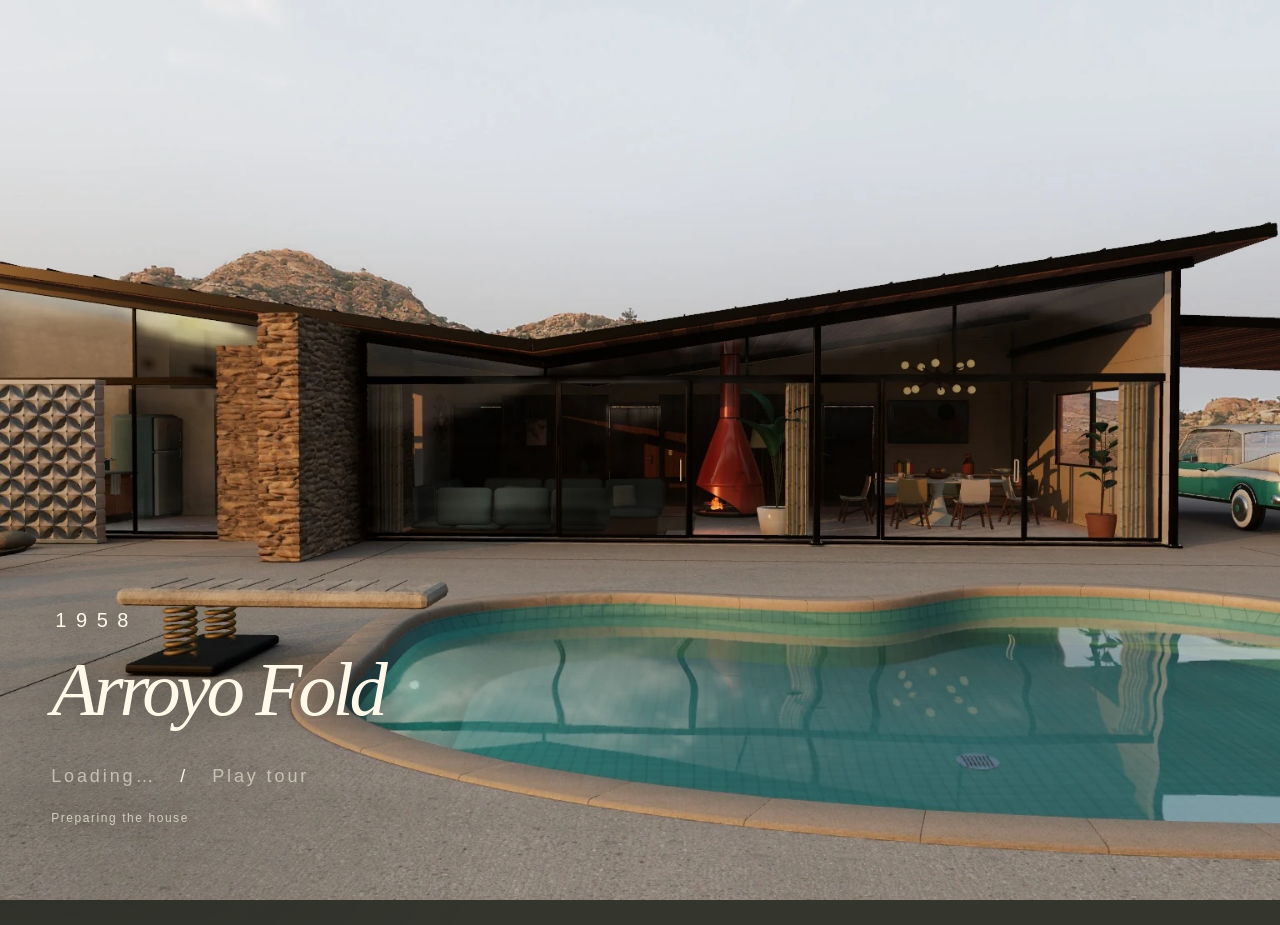
<file: index.html>
<!doctype html>
<html lang="en">
  <head>
    <meta charset="UTF-8" />
    <meta
      name="viewport"
      content="width=device-width,initial-scale=1,viewport-fit=cover"
    />
    <meta name="theme-color" content="#34352d" />
    <meta
      name="description"
      content="Explore Arroyo Fold, a 1958 desert home."
    />
    <title>Arroyo Fold</title>
    <link
      rel="icon"
      href="data:image/svg+xml,%3Csvg xmlns='http://www.w3.org/2000/svg' viewBox='0 0 64 64'%3E%3Crect width='64' height='64' rx='8' fill='%23343c31'/%3E%3Cpath d='M8 24 32 34 56 24M13 27v25h38V27' fill='none' stroke='%23e4d5b5' stroke-width='3'/%3E%3C/svg%3E"
    />
    <link rel="stylesheet" href="./style.css?v=bd4eb8ce3d87" />
    <link rel="stylesheet" href="./visitor-map.css?v=1c675cd7c9fc" />
    <link
      rel="preload"
      as="fetch"
      crossorigin="anonymous"
      href="./assets/house.glb?v=1c09e06c36da"
    />
  </head>
  <body>
    <canvas
      id="view"
      aria-label="Arroyo Fold interactive house"
      tabindex="0"
    ></canvas>
    <main id="start-screen" aria-labelledby="house-title">
      <p class="year">1958</p>
      <h1 id="house-title">Arroyo Fold</h1>
      <nav class="start-actions" aria-label="Explore the house">
        <button id="start-walk" disabled>Loading…</button
        ><span aria-hidden="true">/</span
        ><button id="start-tour" disabled>Play tour</button>
      </nav>
      <p id="load-status" role="status">Preparing the house</p>
    </main>
    <div id="hud" hidden>
      <div id="walk-hint">
        WASD to walk <span>·</span> Drag to look <span>·</span> E to interact
      </div>
      <div class="hud-actions">
        <button id="sound-toggle" aria-pressed="false">Sound on</button
        ><button id="pause-open">Pause <span class="key">Esc</span></button>
      </div>
      <div id="finder" aria-hidden="true" hidden>
        <div class="film-frame">
          <i></i><i></i><i></i><i></i><span class="focus-patch"></span
          ><output>01</output>
        </div>
      </div>
      <div id="camera-tools" aria-label="Camera controls" hidden>
        <button id="camera-toggle" type="button">Viewfinder</button>
        <button id="camera-shutter" type="button" title="Release shutter (E)">
          Take photo
        </button>
        <a id="camera-save" hidden download>Save postcard</a>
      </div>
      <button id="interaction" hidden></button>
      <div id="tour-caption" aria-live="polite"></div>
      <div id="reticle" aria-hidden="true"></div>
    </div>
    <div id="touch-controls" hidden aria-label="Walk controls">
      <button data-move="forward" aria-label="Walk forward">↑</button
      ><button data-move="left" aria-label="Walk left">←</button
      ><button data-move="backward" aria-label="Walk backward">↓</button
      ><button data-move="right" aria-label="Walk right">→</button>
    </div>
    <div id="scene-fade" aria-hidden="true"></div>
    <dialog id="pause-menu" aria-labelledby="pause-title">
      <form method="dialog">
        <div class="dialog-heading">
          <h2 id="pause-title">Arroyo Fold</h2>
          <button id="pause-close" aria-label="Resume exploring">×</button>
        </div>
        <div class="pause-actions">
          <button id="resume" autofocus>Resume walk</button
          ><button id="tour-toggle" type="button">Play tour</button
          ><button id="pause-map" type="button">Map &amp; checklist</button>
          <button id="return-start" type="button">Return to the view</button>
        </div>
        <label class="time-label" for="time-slider"
          >Time of day
          <output id="time-label" for="time-slider">Golden hour</output></label
        >
        <input
          id="time-slider"
          type="range"
          min="0"
          max="1"
          step="0.001"
          value="0.4"
        />
        <div class="time-markers" aria-hidden="true">
          <span>Afternoon</span><span>Night</span>
        </div>
        <label class="radar-setting"
          ><input type="checkbox" id="minimap-enable" checked /> Show minimap
          while walking</label
        >
        <div class="help">
          <p>
            <kbd>W A S D</kbd> or arrow keys to walk · <kbd>Shift</kbd> to move
            faster
          </p>
          <p>
            At the wheel, <kbd>I</kbd> starts or parks the car. Use
            <kbd>W S</kbd> to drive or reverse, <kbd>A D</kbd> to steer,
            <kbd>Space</kbd> to brake and <kbd>X</kbd> to get out once parked.
          </p>
          <p>
            In the pool, swim where you look. <kbd>C</kbd> dives and
            <kbd>Space</kbd> lifts you. On touch, use the arrows and tap the
            action prompt.
          </p>
          <p>
            Take food from an open shelf. Look away and press <kbd>E</kbd> or
            tap to eat. Aim at its shelf to put it back.
          </p>
          <p>Drag to look, or click the view to lock the mouse</p>
          <p>
            <kbd>E</kbd> / click or tap to use an object · <kbd>M</kbd> sound ·
            <kbd>T</kbd> tour
          </p>
          <p>
            With the 35 mm camera, <kbd>F</kbd> raises or lowers it and
            <kbd>E</kbd> takes a photo.
          </p>
          <p>
            <kbd>G</kbd> map &amp; checklist · <kbd>H</kbd> hide controls ·
            <kbd>Esc</kbd> pause
          </p>
        </div>
        <button id="pause-sound" type="button" aria-pressed="false">
          Mute sound
        </button>
      </form>
    </dialog>
    <div
      id="announcement"
      class="sr-only"
      role="status"
      aria-live="polite"
    ></div>
    <script type="module" src="./app.js?v=d5d0b40f16fa"></script>
  </body>
</html>
</file>
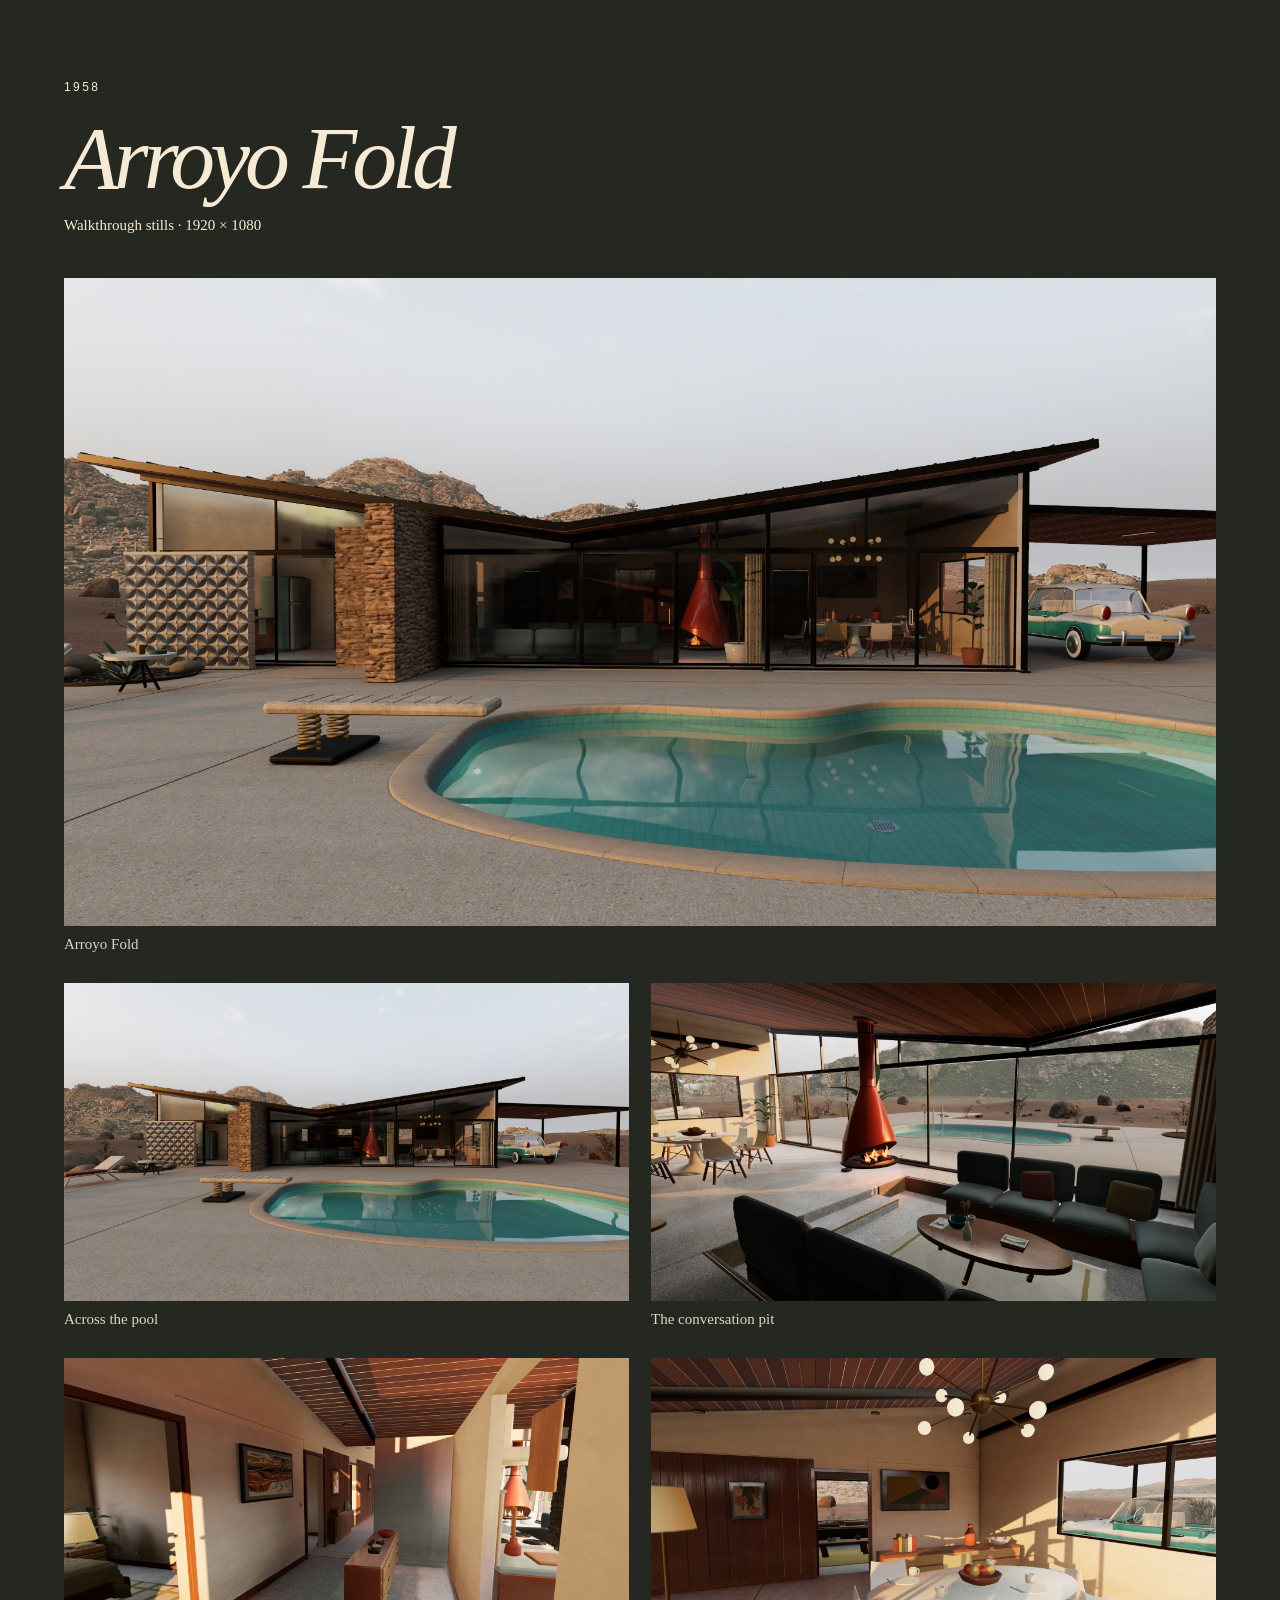
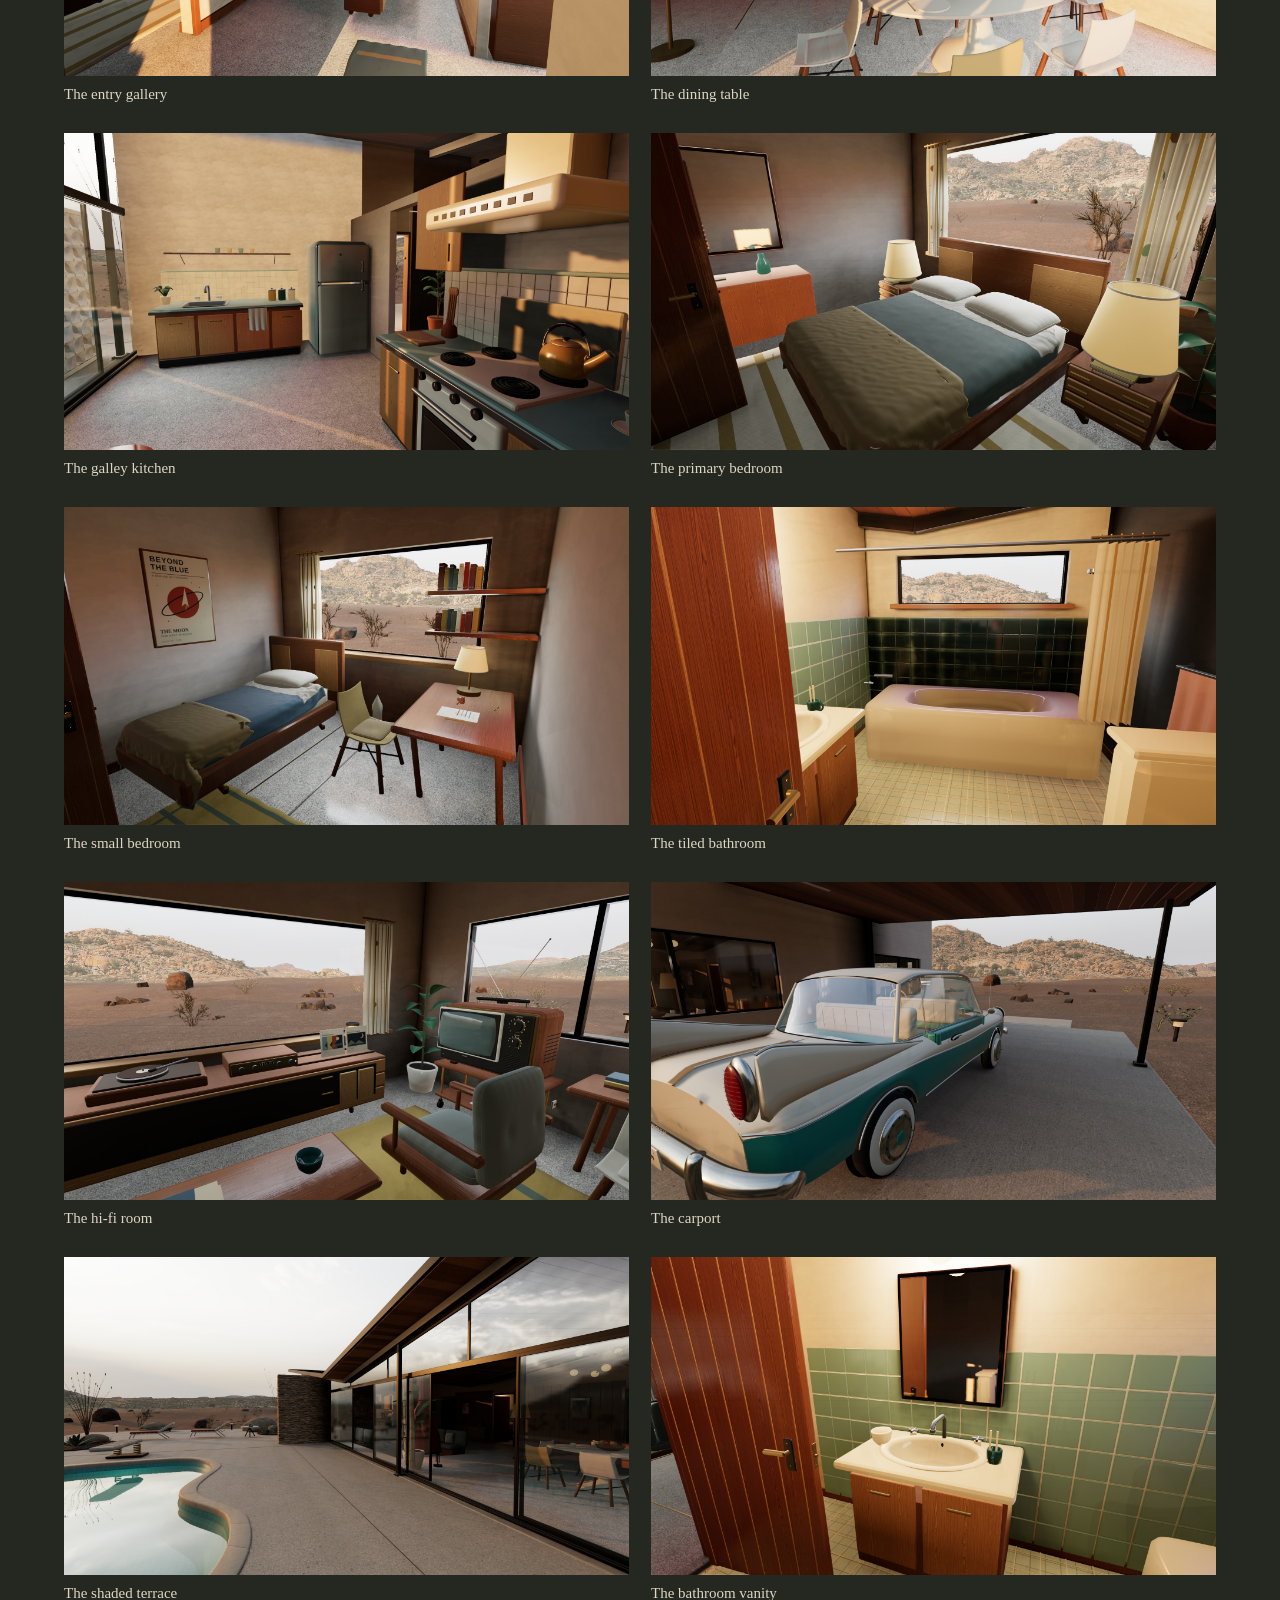
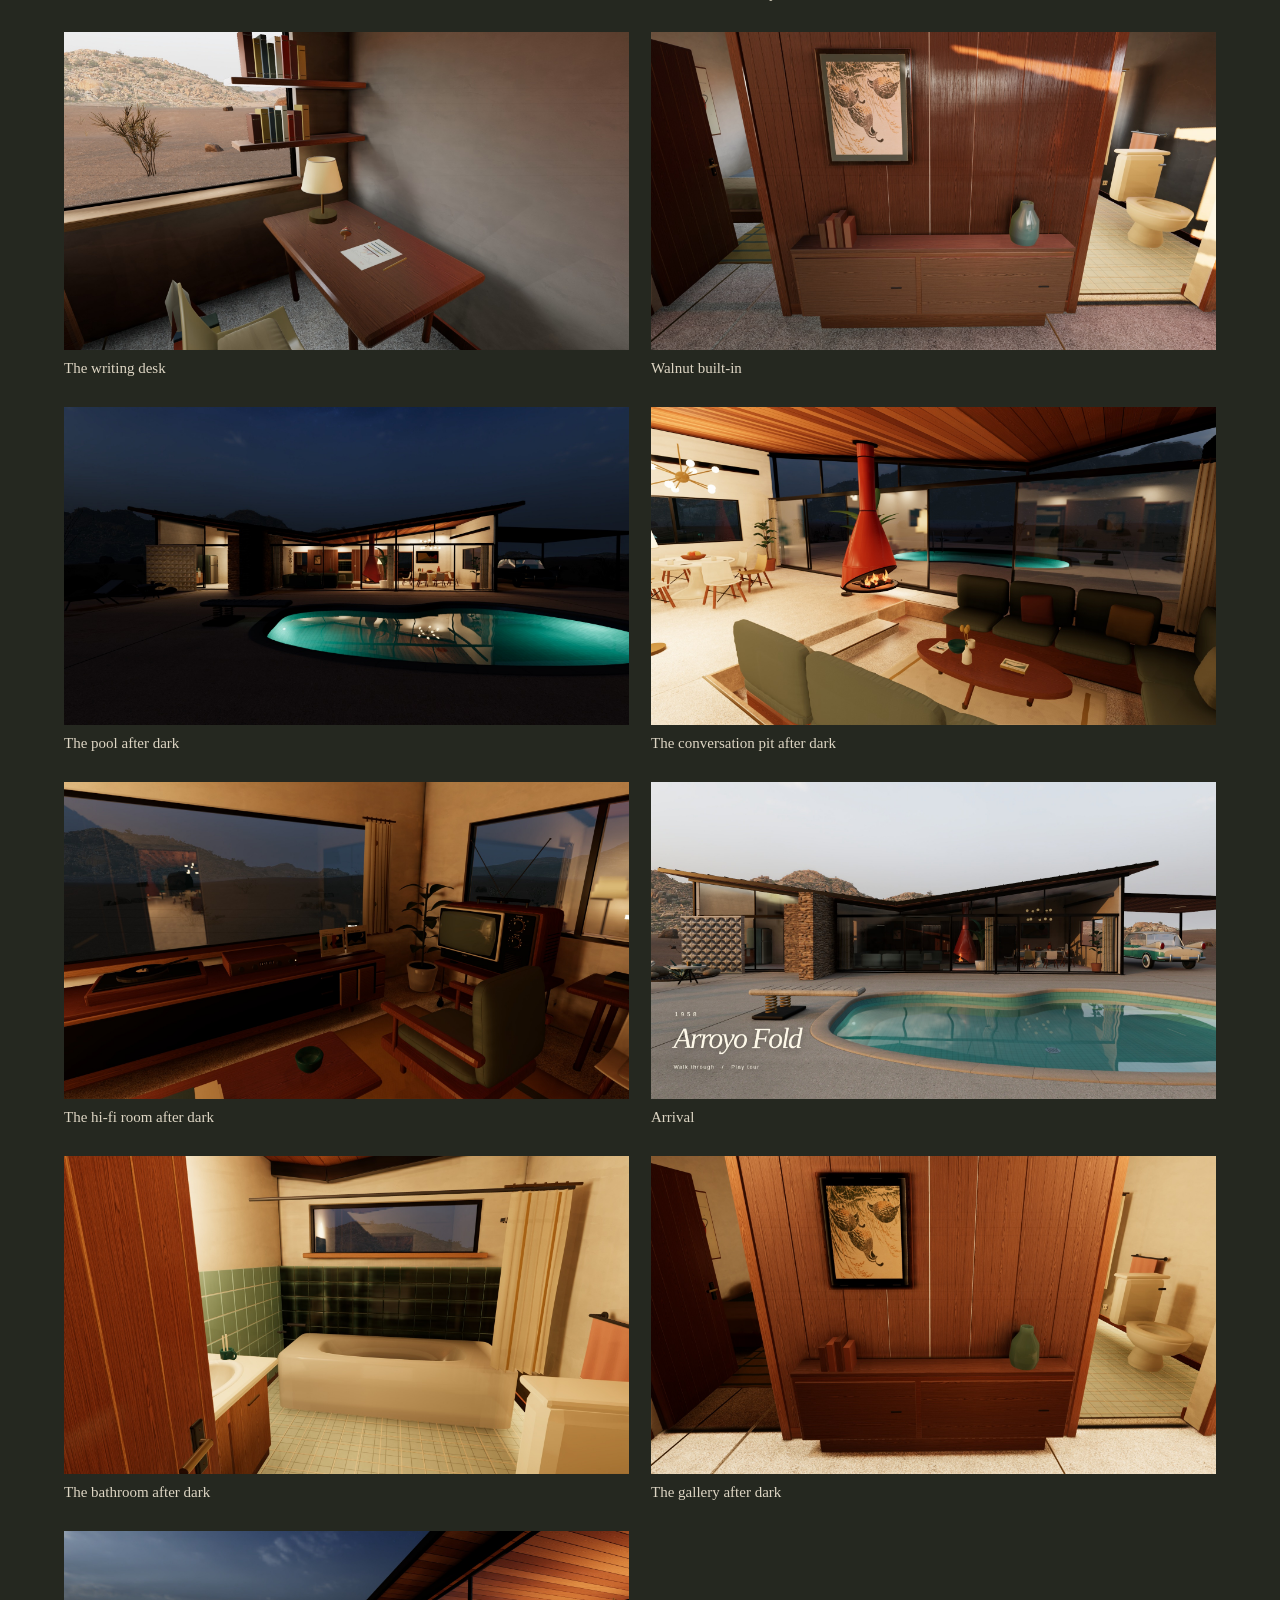
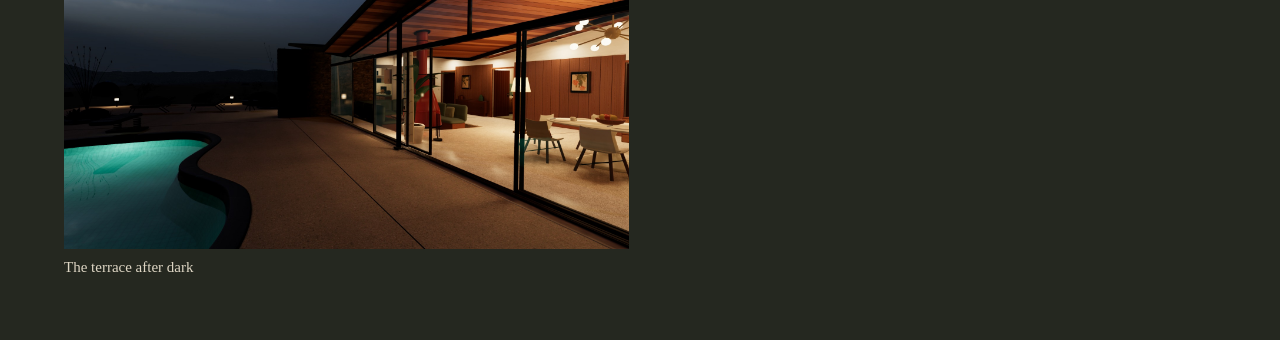
<file: gallery/index.html>
<!doctype html><html lang="en"><meta charset="utf-8"><meta name="viewport" content="width=device-width,initial-scale=1"><title>Arroyo Fold · Camera stills</title>
<style>*{box-sizing:border-box}body{max-width:1440px;margin:auto;padding:clamp(20px,5vw,88px);background:#252820;color:#f7ead4;font:15px Georgia,serif}header{margin:16px 0 44px}h1{font-style:italic;font-weight:400;font-size:clamp(48px,7vw,90px);letter-spacing:-.055em;margin:8px 0}header p{font:12px Arial,sans-serif;letter-spacing:.2em}main{display:grid;grid-template-columns:1fr 1fr;gap:30px 22px}figure{margin:0}figure:first-child{grid-column:1/-1}a{display:block}img{width:100%;height:auto;display:block}figcaption{margin:10px 0 0;color:#ded6c4}a:focus-visible{outline:3px solid #d7ba66}@media(max-width:700px){main{grid-template-columns:1fr}}</style><header><p>1958</p><h1>Arroyo Fold</h1><div>Walkthrough stills · 1920 × 1080</div></header><main><figure><a href="hero.jpg"><img src="hero.jpg" alt="Arroyo Fold" width="1920" height="1080" loading="lazy"></a><figcaption>Arroyo Fold</figcaption></figure><figure><a href="exterior.jpg"><img src="exterior.jpg" alt="Across the pool" width="1920" height="1080" loading="lazy"></a><figcaption>Across the pool</figcaption></figure><figure><a href="living.jpg"><img src="living.jpg" alt="The conversation pit" width="1920" height="1080" loading="lazy"></a><figcaption>The conversation pit</figcaption></figure><figure><a href="entry.jpg"><img src="entry.jpg" alt="The entry gallery" width="1920" height="1080" loading="lazy"></a><figcaption>The entry gallery</figcaption></figure><figure><a href="dining.jpg"><img src="dining.jpg" alt="The dining table" width="1920" height="1080" loading="lazy"></a><figcaption>The dining table</figcaption></figure><figure><a href="kitchen.jpg"><img src="kitchen.jpg" alt="The galley kitchen" width="1920" height="1080" loading="lazy"></a><figcaption>The galley kitchen</figcaption></figure><figure><a href="primary.jpg"><img src="primary.jpg" alt="The primary bedroom" width="1920" height="1080" loading="lazy"></a><figcaption>The primary bedroom</figcaption></figure><figure><a href="kid.jpg"><img src="kid.jpg" alt="The small bedroom" width="1920" height="1080" loading="lazy"></a><figcaption>The small bedroom</figcaption></figure><figure><a href="bath.jpg"><img src="bath.jpg" alt="The tiled bathroom" width="1920" height="1080" loading="lazy"></a><figcaption>The tiled bathroom</figcaption></figure><figure><a href="den.jpg"><img src="den.jpg" alt="The hi-fi room" width="1920" height="1080" loading="lazy"></a><figcaption>The hi-fi room</figcaption></figure><figure><a href="carport.jpg"><img src="carport.jpg" alt="The carport" width="1920" height="1080" loading="lazy"></a><figcaption>The carport</figcaption></figure><figure><a href="patio.jpg"><img src="patio.jpg" alt="The shaded terrace" width="1920" height="1080" loading="lazy"></a><figcaption>The shaded terrace</figcaption></figure><figure><a href="bath-vanity.jpg"><img src="bath-vanity.jpg" alt="The bathroom vanity" width="1920" height="1080" loading="lazy"></a><figcaption>The bathroom vanity</figcaption></figure><figure><a href="kid-desk.jpg"><img src="kid-desk.jpg" alt="The writing desk" width="1920" height="1080" loading="lazy"></a><figcaption>The writing desk</figcaption></figure><figure><a href="built-in.jpg"><img src="built-in.jpg" alt="Walnut built-in" width="1920" height="1080" loading="lazy"></a><figcaption>Walnut built-in</figcaption></figure><figure><a href="exterior-night.jpg"><img src="exterior-night.jpg" alt="The pool after dark" width="1920" height="1080" loading="lazy"></a><figcaption>The pool after dark</figcaption></figure><figure><a href="living-night.jpg"><img src="living-night.jpg" alt="The conversation pit after dark" width="1920" height="1080" loading="lazy"></a><figcaption>The conversation pit after dark</figcaption></figure><figure><a href="den-night.jpg"><img src="den-night.jpg" alt="The hi-fi room after dark" width="1920" height="1080" loading="lazy"></a><figcaption>The hi-fi room after dark</figcaption></figure><figure><a href="start.jpg"><img src="start.jpg" alt="Arrival" width="1920" height="1080" loading="lazy"></a><figcaption>Arrival</figcaption></figure><figure><a href="bath-night.jpg"><img src="bath-night.jpg" alt="The bathroom after dark" width="1920" height="1080" loading="lazy"></a><figcaption>The bathroom after dark</figcaption></figure><figure><a href="built-in-night.jpg"><img src="built-in-night.jpg" alt="The gallery after dark" width="1920" height="1080" loading="lazy"></a><figcaption>The gallery after dark</figcaption></figure><figure><a href="patio-night.jpg"><img src="patio-night.jpg" alt="The terrace after dark" width="1920" height="1080" loading="lazy"></a><figcaption>The terrace after dark</figcaption></figure></main></html>
</file>
<file: style.css>
:root {
  color-scheme: dark;
  --ink: #fff9e9;
  --dim: #d3cdbd;
  --surface: #282a24;
  --line: #fff4d72e;
  --accent: #e2c192;
  font-family: Arial, Helvetica, sans-serif;
  font-synthesis: none;
}
* {
  box-sizing: border-box;
}
html,
body {
  margin: 0;
  width: 100%;
  height: 100%;
  overflow: hidden;
  background: #34352d;
  color: var(--ink);
}
button,
input {
  font: inherit;
}
button {
  color: inherit;
  cursor: pointer;
}
button:disabled {
  cursor: wait;
  opacity: 0.55;
}
button:focus-visible,
input:focus-visible,
canvas:focus-visible {
  outline: 2px solid var(--accent);
  outline-offset: 6px;
}
button {
  touch-action: manipulation;
}
#view {
  display: block;
  width: 100%;
  height: 100%;
  outline: none;
  touch-action: none;
}
#start-screen {
  position: absolute;
  left: clamp(28px, 4vw, 84px);
  bottom: clamp(52px, 8.3vh, 110px);
  z-index: 3;
  text-shadow: 0 2px 24px #181d1d70;
}
#start-screen:before {
  content: "";
  position: absolute;
  z-index: -1;
  inset: -130px -120px -100px -90px;
  pointer-events: none;
  background: radial-gradient(ellipse at 20% 70%, #181d1929, transparent 70%);
}
.year {
  font-size: 20px;
  letter-spacing: 0.48em;
  margin: 0 0 20px 4px;
}
h1 {
  font-family: Georgia, "Times New Roman", serif;
  font-size: clamp(56px, 6vw, 100px);
  font-weight: 400;
  font-style: italic;
  letter-spacing: -0.055em;
  line-height: 1;
  margin: 0 0 30px;
}
.start-actions {
  display: flex;
  align-items: center;
  gap: 24px;
  font-size: 18px;
  letter-spacing: 0.16em;
}
.start-actions button {
  padding: 8px 0;
  background: none;
  border: 0;
  letter-spacing: inherit;
  text-shadow: inherit;
  white-space: nowrap;
}
.start-actions button:hover {
  text-decoration: underline;
  text-underline-offset: 8px;
}
#load-status {
  font-size: 12px;
  letter-spacing: 0.13em;
  color: var(--dim);
  margin: 16px 0 0;
}
#load-status:empty {
  display: none;
}
#hud {
  position: absolute;
  inset: 0;
  pointer-events: none;
  z-index: 4;
  transition: opacity 1s;
}
#hud.quiet #walk-hint {
  opacity: 0;
}
#walk-hint {
  position: absolute;
  left: 32px;
  bottom: 30px;
  color: var(--ink);
  font-size: 12px;
  letter-spacing: 0.07em;
  text-shadow: 0 1px 8px #000;
  transition: opacity 1s;
}
#walk-hint span {
  margin: 0 10px;
}
.hud-actions {
  position: absolute;
  top: 24px;
  right: 28px;
  display: flex;
  gap: 10px;
  pointer-events: auto;
}
.hud-actions button,
#interaction {
  border: 1px solid #fff4d74d;
  background: #222a248f;
  backdrop-filter: blur(10px);
  border-radius: 2px;
  padding: 10px 14px;
  font-size: 12px;
  letter-spacing: 0.08em;
}
.hud-actions button:hover,
#interaction:hover {
  background: #3c4639c9;
}
.key {
  opacity: 0.55;
  margin-left: 10px;
  font-size: 10px;
}
#reticle {
  position: absolute;
  top: 50%;
  left: 50%;
  width: 3px;
  height: 3px;
  border-radius: 50%;
  background: #fff8dcb3;
  box-shadow: 0 0 3px #0008;
}
#interaction {
  position: absolute;
  left: 50%;
  top: calc(50% + 28px);
  transform: translateX(-50%);
  pointer-events: auto;
  white-space: nowrap;
}
#tour-caption {
  position: absolute;
  bottom: 34px;
  left: 32px;
  text-shadow: 0 1px 10px #0009;
  font-family: Georgia, serif;
  font-size: 18px;
  font-style: italic;
  letter-spacing: 0.02em;
}
#scene-fade {
  position: absolute;
  inset: 0;
  pointer-events: none;
  z-index: 6;
  background: #171b17;
  opacity: 0;
}
body.film #hud,
body.film #touch-controls {
  visibility: hidden;
}
dialog {
  max-width: min(500px, calc(100vw - 32px));
  width: 500px;
  padding: 30px;
  background: #282a24f5;
  border: 1px solid var(--line);
  border-radius: 3px;
  color: var(--ink);
  box-shadow: 0 24px 100px #0006;
}
dialog::backdrop {
  background: #10150f50;
  backdrop-filter: blur(5px);
}
.dialog-heading {
  display: flex;
  align-items: center;
  justify-content: space-between;
  gap: 24px;
}
.dialog-heading h2 {
  font-family: Georgia, serif;
  font-size: 38px;
  font-style: italic;
  font-weight: 400;
  letter-spacing: -0.04em;
  margin: 0;
}
.dialog-heading button {
  font-size: 28px;
  background: none;
  border: 0;
  padding: 0 8px;
  color: var(--dim);
}
.pause-subtitle {
  font-size: 13px;
  color: var(--dim);
  margin: 8px 0 28px;
}
.pause-actions {
  display: flex;
  gap: 10px;
  flex-wrap: wrap;
  margin-bottom: 28px;
}
.pause-actions button,
#pause-sound {
  border: 1px solid var(--line);
  background: none;
  padding: 10px 12px;
  font-size: 12px;
}
.pause-actions button:hover,
#pause-sound:hover {
  background: #fff3ce12;
}
.time-label {
  display: flex;
  justify-content: space-between;
  font-size: 12px;
  letter-spacing: 0.05em;
  margin-bottom: 16px;
}
.time-label output {
  color: var(--accent);
}
#time-slider {
  width: 100%;
  accent-color: var(--accent);
  cursor: pointer;
  margin: 0;
  height: 24px;
}
.time-markers {
  display: flex;
  justify-content: space-between;
  font-size: 10px;
  color: var(--dim);
  margin: 3px 0 24px;
}
.help {
  border-top: 1px solid var(--line);
  padding-top: 15px;
  margin-bottom: 22px;
}
.help p {
  font-size: 11px;
  color: var(--dim);
  line-height: 1.7;
  margin: 7px 0;
}
kbd {
  font: inherit;
  color: var(--ink);
  letter-spacing: 0.06em;
}
.sr-only {
  position: absolute;
  width: 1px;
  height: 1px;
  padding: 0;
  overflow: hidden;
  clip: rect(0, 0, 0, 0);
  white-space: nowrap;
  border: 0;
}
[hidden] {
  display: none !important;
}
#touch-controls {
  position: absolute;
  bottom: 24px;
  left: 22px;
  z-index: 5;
  width: 144px;
  height: 96px;
  gap: 4px;
  grid-template-columns: repeat(3, 44px);
  grid-template-rows: repeat(2, 44px);
}
#touch-controls button {
  background: #27302788;
  border: 1px solid #fff4d74d;
  color: var(--ink);
  font-size: 22px;
  touch-action: none;
  border-radius: 3px;
}
#touch-controls [data-move="forward"] {
  grid-column: 2;
}
#touch-controls [data-move="left"] {
  grid-column: 1;
  grid-row: 2;
}
#touch-controls [data-move="backward"] {
  grid-column: 2;
  grid-row: 2;
}
#touch-controls [data-move="right"] {
  grid-column: 3;
  grid-row: 2;
}
@media (pointer: coarse) {
  #touch-controls:not([hidden]) {
    display: grid;
  }
  #walk-hint {
    display: none;
  }
  .hud-actions {
    top: max(16px, env(safe-area-inset-top));
    right: 16px;
  }
  #reticle {
    width: 4px;
    height: 4px;
  }
}
@media (max-width: 600px) {
  #start-screen {
    left: 28px;
    bottom: max(62px, env(safe-area-inset-bottom));
  }
  .year {
    font-size: 15px;
    margin-bottom: 18px;
  }
  h1 {
    font-size: 62px;
    margin-bottom: 24px;
  }
  .start-actions {
    font-size: 13px;
    gap: 18px;
    letter-spacing: 0.12em;
  }
  dialog {
    padding: 24px;
  }
  .dialog-heading h2 {
    font-size: 32px;
  }
  .hud-actions button {
    padding: 10px;
    font-size: 11px;
  }
  .key {
    display: none;
  }
  #tour-caption {
    left: 24px;
    bottom: 32px;
  }
  #interaction {
    font-size: 11px;
  }
}
@media (prefers-reduced-motion: reduce) {
  #hud,
  #walk-hint {
    transition: none;
  }
}

#hud .hud-actions {
  transition: opacity 1s;
}
#hud.quiet .hud-actions {
  opacity: 0.25;
}
#hud .hud-actions:hover,
#hud .hud-actions:focus-within {
  opacity: 1;
}
body {
  background: #34352d url("./assets/arrival.webp") center / cover no-repeat;
}
body:not(.ready) #view {
  opacity: 0;
}

/* Let a stationary visitor study a view. The controls wake on contact. */
#reticle {
  opacity: 0;
}
#hud:has(#interaction:not([hidden])) #reticle {
  opacity: 1;
}
#touch-controls {
  transition: opacity 0.65s;
}
#hud.quiet + #touch-controls {
  opacity: 0.12;
}
#hud.quiet + #touch-controls:active,
#hud.quiet + #touch-controls:focus-within {
  opacity: 1;
}
@media (prefers-reduced-motion: reduce) {
  #touch-controls {
    transition: none;
  }
}

#finder {
  position: absolute;
  inset: 0;
  pointer-events: none;
  display: grid;
  place-items: center;
}
#finder[hidden],
#camera-tools[hidden],
#camera-tools [hidden] {
  display: none;
}
.film-frame {
  position: relative;
  width: min(83vw, 116vh);
  aspect-ratio: 3/2;
  box-shadow: 0 0 0 100vmax #14151182;
}
.film-frame i {
  position: absolute;
  width: 7%;
  height: 9%;
  border: 0 solid #fff2bece;
  filter: drop-shadow(0 1px 1px #14141180);
}
.film-frame i:nth-child(1) {
  left: 0;
  top: 0;
  border-width: 1px 0 0 1px;
}
.film-frame i:nth-child(2) {
  right: 0;
  top: 0;
  border-width: 1px 1px 0 0;
}
.film-frame i:nth-child(3) {
  left: 0;
  bottom: 0;
  border-width: 0 0 1px 1px;
}
.film-frame i:nth-child(4) {
  right: 0;
  bottom: 0;
  border-width: 0 1px 1px 0;
}
.focus-patch {
  position: absolute;
  left: 46%;
  top: 47.8%;
  width: 8%;
  height: 4.4%;
  border-radius: 20%;
  background: #e8ce7c20;
  box-shadow: inset 0 0 6px #ffdc7929;
}
.film-frame output {
  position: absolute;
  bottom: -1.6em;
  right: 0;
  color: #f5e4b9;
  font:
    11px Georgia,
    serif;
  letter-spacing: 0.18em;
}
#camera-tools {
  position: absolute;
  right: max(22px, env(safe-area-inset-right));
  bottom: max(23px, env(safe-area-inset-bottom));
  display: flex;
  gap: 6px;
  pointer-events: auto;
  align-items: center;
}
#camera-tools button,
#camera-tools a {
  border: 1px solid #fff4d754;
  border-radius: 2px;
  padding: 10px 12px;
  line-height: 1.15;
  background: #252a24d9;
  color: #f5f1e5;
  font:
    12px/1.2 Georgia,
    serif;
  text-decoration: none;
  cursor: pointer;
}
.using-finder :is(#reticle, #walk-hint, #interaction) {
  visibility: hidden;
}
@media (orientation: portrait) {
  .film-frame {
    width: min(88vw, 48vh);
    aspect-ratio: 2/3;
  }
  #camera-tools {
    right: 14px;
    bottom: max(18px, env(safe-area-inset-bottom));
    flex-direction: column;
    align-items: stretch;
    text-align: center;
  }
}

.radar-setting {
  display: flex;
  align-items: center;
  gap: 0.6em;
  margin-top: 1rem;
  font-size: 14px;
}
.radar-setting input {
  accent-color: #7c9374;
  width: 16px;
  height: 16px;
}
</file>
<file: visitor-map.css>
.visitor-map-dialog,
.visitor-radar {
  --map-ink: #f4f3ef;
  --map-muted: #c2c7c9;
  --map-line: #454b4e;
  --map-gold: #ffcc5d;
  --map-room: #e8e5d9;
  --map-water: #4699be;
  --map-paving: #686c6e;
  --map-paper: #2b3032;
  font-family: Arial, Helvetica, sans-serif;
  color: var(--map-ink);
  color-scheme: dark;
}
.visitor-map-dialog button,
.visitor-radar {
  font-family: inherit;
  cursor: pointer;
}
.visitor-map-dialog button:focus-visible,
.visitor-radar:focus-visible {
  outline: 3px solid var(--map-gold);
  outline-offset: -3px;
}
.visitor-map-dialog [hidden],
.visitor-radar[hidden],
.visitor-radar [hidden] {
  display: none !important;
}
body:is(.film, .no-minimap, .using-finder, .visitor-map-open) .visitor-radar {
  display: none !important;
}
.visitor-radar {
  position: fixed;
  z-index: 8;
  left: max(20px, env(safe-area-inset-left));
  top: max(20px, env(safe-area-inset-top));
  width: 152px;
  overflow: hidden;
  padding: 0;
  border: 1px solid #cfd0c595;
  border-radius: 4px;
  text-align: left;
  background: #191d1eef;
  box-shadow: 0 2px 10px #0006;
  touch-action: manipulation;
}
.visitor-dial {
  display: block;
  width: 100%;
  height: auto;
  background: #34393b;
}
.radar-bar,
.radar-destination {
  display: flex;
  align-items: center;
  padding: 5px 8px;
  gap: 4px;
  line-height: 1.2;
}
.radar-bar {
  justify-content: space-between;
  border-top: 1px solid #d1cfc456;
}
.radar-bar strong {
  font-size: 12px;
  font-weight: 700;
}
.radar-bar kbd {
  font: 11px/1.2 monospace;
  padding: 1px 3px;
  border: 1px solid #8c9392;
  color: white;
}
.radar-destination {
  color: var(--map-gold);
  padding-top: 0;
  font-size: 12px;
}
.radar-destination::before,
.key-pin::before {
  content: "◆";
  color: var(--map-gold);
}
.radar-north circle {
  fill: #181b1c;
  stroke: #ddd;
  stroke-width: 0.12;
}
.radar-north text {
  fill: white;
  font:
    bold 1.1px Arial,
    sans-serif;
}
.visitor-map-dialog {
  padding: 0;
  margin: auto;
  width: min(1400px, calc(100vw - 52px));
  max-width: none;
  height: min(850px, calc(100dvh - 48px));
  max-height: none;
  overflow: hidden;
  border: 1px solid #606568;
  background: #1c2022;
  box-shadow: 0 22px 90px #0009;
  border-radius: 5px;
}
.visitor-map-dialog::backdrop {
  background: #101314cc;
}
.visitor-map-frame {
  height: 100%;
  display: flex;
  flex-direction: column;
}
.map-heading {
  display: flex;
  align-items: center;
  gap: 22px;
  min-height: 80px;
  padding: 13px 24px;
  border-bottom: 1px solid var(--map-line);
  background: #1a1e20;
}
.map-title-block {
  margin-right: auto;
}
.map-imprint,
.map-small-label,
.plan-header strong,
.plan-location,
.room-index-head {
  font-size: 12px;
  font-weight: 700;
  letter-spacing: 0.1em;
  text-transform: uppercase;
}
.map-imprint {
  display: block;
  color: #c6cbcb;
  margin: 0 0 3px;
}
.map-heading h2,
.detail-name,
.map-waypoint strong {
  font-family: Arial, Helvetica, sans-serif;
  color: var(--map-ink);
  font-style: normal;
}
.map-heading h2 {
  font-size: clamp(24px, 2.15vw, 32px);
  letter-spacing: -0.035em;
  font-weight: 700;
  line-height: 1.05;
  margin: 0;
}
.map-progress {
  font:
    600 14px/1.3 Arial,
    sans-serif;
  color: var(--map-muted);
  font-variant-numeric: tabular-nums;
}
.visitor-map-close {
  display: inline-flex;
  align-items: center;
  justify-content: center;
  gap: 14px;
  min-height: 44px;
  border: 1px solid #687075;
  border-radius: 3px;
  padding: 0 13px;
  background: #23282a;
  color: white;
  font-size: 15px;
}
.visitor-map-close span {
  font-size: 21px;
  line-height: 1;
  color: var(--map-muted);
}
.visitor-map-close:hover,
.room-index-button:hover {
  background: #343a3d;
}
.visitor-map-content {
  min-height: 0;
  flex: 1;
  display: grid;
  grid-template-columns: minmax(0, 1fr) clamp(280px, 29%, 385px);
}
.visitor-map-plan {
  min-width: 0;
  min-height: 0;
  display: flex;
  flex-direction: column;
  background: var(--map-paper);
  padding: 19px 20px 13px;
}
.plan-header,
.plan-key {
  display: flex;
  align-items: center;
  gap: 16px;
  justify-content: space-between;
}
.plan-header strong {
  font-size: 13px;
}
.plan-location {
  color: #e1e4e2;
  letter-spacing: 0.045em;
  text-transform: none;
  font-size: 14px;
  font-weight: 500;
}
.plan-location::before {
  content: "▲";
  color: #fff;
  font-size: 11px;
  margin-right: 6px;
}
.map-framing {
  display: flex;
  align-self: flex-start;
  gap: 2px;
  padding: 2px;
  margin-top: 10px;
  border: 1px solid #687075;
  border-radius: 3px;
  background: #23282a;
}
.map-framing button {
  min-height: 34px;
  padding: 5px 14px;
  border: 0;
  border-radius: 2px;
  background: none;
  color: var(--map-muted);
  font-size: 14px;
  font-weight: 700;
}
.map-framing button[aria-pressed="true"] {
  background: #e8e5d9;
  color: #202527;
}
.map-framing button:hover {
  box-shadow: inset 0 0 0 1px #d1d5d3;
}
.plan-boundary {
  fill: #d8d9be05;
  stroke: #d8d9be;
  stroke-width: 2px;
  stroke-dasharray: 8px 5px;
  vector-effect: non-scaling-stroke;
  pointer-events: none;
}
.plan-drive-lane {
  fill: none;
  stroke: #8b8576;
  stroke-linejoin: round;
  stroke-linecap: round;
  pointer-events: none;
}
.visitor-radar .plan-boundary {
  stroke-width: 1.5px;
  stroke-dasharray: 5px 3px;
}
.key-boundary::before {
  content: "";
  width: 18px;
  border-top: 2px dashed #d8d9be;
}
.grounds-house-marker {
  display: none;
  cursor: pointer;
}
.grounds-house-marker rect {
  fill: #22272a;
  stroke: #e4e5db;
  stroke-width: 1.2;
}
.grounds-house-marker text {
  fill: white;
  font: bold 12px Arial, sans-serif;
}
.grounds-house-marker:focus-visible rect,
.grounds-house-marker:hover rect {
  stroke: var(--map-gold);
  stroke-width: 2;
}
[data-framing="grounds"] .grounds-house-marker {
  display: block;
}
[data-framing="grounds"] .plan-badge,
[data-framing="grounds"] .map-site-labels {
  display: none;
}
.floor-surface {
  position: relative;
  flex: 1;
  min-height: 0;
  margin: 10px 0 6px;
  isolation: isolate;
}
.visitor-floor-plan {
  display: block;
  width: 100%;
  height: 100%;
  overflow: hidden;
}
.plan-compass {
  position: absolute;
  top: 4px;
  right: 3px;
  display: flex;
  flex-direction: column;
  align-items: center;
  gap: 2px;
  pointer-events: none;
  color: white;
  text-shadow: 0 1px 4px #121719;
}
.plan-compass strong {
  font-size: 13px;
}
.plan-compass span {
  display: grid;
  place-items: center;
  width: 29px;
  height: 29px;
  border: 1px solid #919a9b;
  border-radius: 50%;
  background: #171b1d;
  font-size: 22px;
  line-height: 1;
}
.plan-key {
  justify-content: flex-start;
  gap: 22px;
  border-top: 1px solid var(--map-line);
  padding-top: 10px;
  font-size: 14px;
  color: var(--map-ink);
  flex-wrap: wrap;
  row-gap: 7px;
}
.plan-key span {
  display: inline-flex;
  align-items: center;
  gap: 7px;
}
.key-player::before {
  content: "▲";
  font-size: 15px;
}
.key-water::before {
  content: "";
  background: var(--map-water);
  border: 1px solid #9bc6d7;
  width: 12px;
  height: 10px;
}
.plan-path,
.floor-terrace {
  fill: var(--map-paving);
  stroke: #333839;
  stroke-width: 0.13;
  stroke-linejoin: round;
}
.floor-interior {
  fill: var(--map-room);
  stroke: #202527;
  stroke-width: 0.14;
  stroke-linejoin: round;
}
.floor-water {
  fill: var(--map-water);
  stroke: #a2cede;
  stroke-width: 0.095;
}
.floor-shape {
  cursor: pointer;
}
.map-room-control:focus {
  outline: none;
}
.map-room-control:focus-visible .floor-shape,
.map-room-control:hover .floor-shape {
  stroke: white;
  stroke-width: 0.22;
}
.map-room-control.is-selected .floor-interior {
  fill: #faf7e8;
  stroke: #545756;
}
.map-room-control.is-pinned .floor-shape,
.visitor-radar .floor-shape.is-pinned {
  stroke: #f9c553;
  stroke-width: 0.21;
  paint-order: stroke fill;
}
.map-room-control.is-pinned .floor-interior,
.visitor-radar .floor-interior.is-pinned {
  fill: #f3dfac;
}
.map-site-labels {
  fill: #f7f8f6;
  font:
    700 0.68px Arial,
    sans-serif;
  letter-spacing: 0.055px;
  pointer-events: none;
}
.plan-scale {
  pointer-events: none;
}
.plan-scale path {
  stroke: #c1c9cc;
  fill: none;
  stroke-width: 1px;
  vector-effect: non-scaling-stroke;
}
.plan-scale text {
  font:
    0.7px Arial,
    sans-serif;
  fill: white;
}
.plan-badge {
  cursor: pointer;
}
.plan-badge circle {
  fill: #22272a;
  stroke: #e4e5db;
  stroke-width: 1.2px;
}
.plan-badge text {
  fill: white;
  font:
    bold 13px Arial,
    sans-serif;
  letter-spacing: -0.25px;
}
.plan-badge.is-selected circle {
  stroke: white;
  stroke-width: 1.9px;
}
.plan-badge.is-pinned circle {
  fill: #25271f;
  stroke: var(--map-gold);
  stroke-width: 2.2px;
}
.visitor-arrow,
.waypoint-symbol {
  pointer-events: none;
}
.visitor-arrow circle {
  fill: #1e2224;
  stroke: #fff;
  stroke-width: 1.6px;
}
.visitor-arrow path {
  fill: white;
  stroke: #1e2224;
  stroke-width: 0.7px;
  stroke-linejoin: round;
}
.waypoint-symbol path {
  fill: var(--map-gold);
  stroke: #292518;
  stroke-width: 1.6px;
}
.waypoint-symbol circle {
  fill: #332d1b;
}
.visitor-map-checklist {
  min-height: 0;
  min-width: 0;
  display: flex;
  flex-direction: column;
  overflow: hidden;
  padding: 18px 18px 0;
  background: #1c2022;
  border-left: 1px solid var(--map-line);
}
.map-waypoint {
  border-left: 3px solid #a3abad;
  padding: 2px 10px;
  margin: 0 0 16px;
}
.map-waypoint.has-pin {
  border-color: var(--map-gold);
}
.map-waypoint strong {
  display: block;
  margin: 3px 0;
  font-size: 24px;
  letter-spacing: -0.025em;
}
.map-small-label,
.room-index-head {
  color: #c4cacb;
}
.has-pin .map-small-label {
  color: var(--map-gold);
}
.map-distance {
  font-size: 14px;
  color: #e0e2df;
}
.room-index-head {
  margin: 0 0 7px;
  font-size: 12px;
}
.map-room-index {
  flex: 1 1 auto;
  min-height: 70px;
  overflow-y: auto;
  border-top: 1px solid var(--map-line);
  scrollbar-color: #626b70 #202426;
}
.room-index-button {
  display: flex;
  width: 100%;
  gap: 10px;
  align-items: center;
  text-align: left;
  background: transparent;
  color: var(--map-ink);
  border: 0;
  border-bottom: 1px solid #363d40;
  padding: 6px 9px 6px 4px;
  min-height: 36px;
  line-height: 1.22;
}
.room-index-number,
.room-index-count {
  font:
    600 13px/1.2 ui-monospace,
    monospace;
  font-variant-numeric: tabular-nums;
  color: #c6ccce;
}
.room-index-name {
  font-size: 16px;
}
.room-index-count {
  margin-left: auto;
}
.room-index-button.is-selected {
  background: #34393a;
  box-shadow: inset 3px 0 var(--map-gold);
}
.room-index-button.is-selected .room-index-number {
  color: var(--map-gold);
}
.room-index-button.is-pinned .room-index-count::before {
  content: "◆ ";
  color: var(--map-gold);
}
.room-detail-stack {
  flex: 0 1 auto;
  max-height: 43%;
  overflow-y: auto;
  border-top: 1px solid #646b6d;
  margin-top: 12px;
  padding: 14px 1px 15px;
  scrollbar-color: #626b70 #202426;
}
.detail-name {
  font-size: 21px;
  letter-spacing: -0.02em;
  margin: 0 0 4px;
}
.detail-summary {
  font-size: 14px;
  color: var(--map-muted);
  margin-bottom: 10px;
}
.visitor-room-pin {
  border: 1px solid var(--map-gold);
  border-radius: 3px;
  background: var(--map-gold);
  color: #211f18;
  font-size: 14px;
  font-weight: 700;
  min-height: 36px;
  padding: 6px 12px;
}
.visitor-room-pin[aria-pressed="true"] {
  background: transparent;
  color: var(--map-gold);
}
.room-activities {
  list-style: none;
  padding: 0;
  margin: 9px 0 0;
}
.room-activities li {
  font-size: 15px;
  display: flex;
  align-items: flex-start;
  gap: 9px;
  line-height: 1.35;
  padding: 4px 0;
  color: #e5e7e5;
}
.discovery-mark {
  display: inline-grid;
  place-items: center;
  flex: none;
  width: 13px;
  height: 13px;
  margin-top: 3px;
  border: 1px solid #adb4b4;
  border-radius: 2px;
  font: bold 11px/1 Arial;
}
.done .discovery-mark {
  background: var(--map-gold);
  border-color: var(--map-gold);
  color: #202220;
}
.map-sr {
  position: absolute;
  overflow: hidden;
  width: 1px;
  height: 1px;
  clip-path: inset(50%);
  white-space: nowrap;
}
.map-mobile-tabs {
  display: none;
}
@media (pointer: coarse) {
  .room-index-button,
  .visitor-room-pin,
  .map-framing button {
    min-height: 44px;
  }
  .radar-bar kbd {
    display: none;
  }
}
@media (max-width: 720px), (max-height: 480px) and (max-width: 980px) {
  .visitor-map-dialog {
    margin: 0;
    width: 100%;
    height: 100dvh;
    max-height: 100%;
    border: 0;
    border-radius: 0;
  }
  .visitor-map-frame {
    padding: env(safe-area-inset-top) env(safe-area-inset-right)
      env(safe-area-inset-bottom) env(safe-area-inset-left);
  }
  .map-heading {
    min-height: 62px;
    padding: 8px 13px;
    gap: 8px;
  }
  .map-imprint {
    font-size: 10px;
  }
  .map-heading h2 {
    font-size: 24px;
  }
  .map-progress {
    font-size: 12px;
    max-width: 92px;
  }
  .visitor-map-close {
    font-size: 14px;
    gap: 6px;
    padding: 0 8px;
  }
  .map-mobile-tabs {
    display: flex;
    padding: 0 12px;
    gap: 9px;
    background: #1a1e20;
    border-bottom: 1px solid var(--map-line);
  }
  .map-mobile-tabs button {
    color: #c6caca;
    font-size: 15px;
    font-weight: 700;
    border: 0;
    border-bottom: 3px solid transparent;
    background: none;
    min-height: 44px;
    padding: 7px 12px 4px;
  }
  .map-mobile-tabs [aria-pressed="true"] {
    color: var(--map-gold);
    border-color: var(--map-gold);
  }
  .visitor-map-content {
    display: flex;
  }
  .visitor-map-plan,
  .visitor-map-checklist {
    flex: 1;
    width: 100%;
  }
  [data-pane="plan"] .visitor-map-checklist,
  [data-pane="places"] .visitor-map-plan {
    display: none;
  }
  .visitor-map-plan {
    padding: 14px 10px 15px;
  }
  .plan-header {
    padding: 0 3px;
    gap: 6px;
  }
  .plan-header strong {
    font-size: 12px;
  }
  .plan-location {
    font-size: 13px;
  }
  [data-framing="grounds"] .plan-compass {
    top: -44px;
  }
  .plan-key {
    padding-left: 5px;
    min-height: 37px;
    gap: 17px;
  }
  .map-site-labels {
    font-size: 0.79px;
  }
  .visitor-map-checklist {
    padding: 15px;
    border-left: 0;
    overflow-y: auto;
    display: block;
    scrollbar-color: #626b70 #202426;
  }
  .map-waypoint {
    margin-bottom: 15px;
  }
  .map-room-index,
  .room-detail-stack {
    max-height: none;
    overflow: visible;
  }
  .room-index-button {
    min-height: 44px;
  }
  .room-detail-stack {
    margin-top: 18px;
    padding-top: 16px;
    padding-bottom: 16px;
  }
  .visitor-room-pin {
    min-height: 44px;
  }
  .room-activities li {
    font-size: 16px;
  }
  .visitor-radar {
    width: 109px;
    top: max(11px, env(safe-area-inset-top));
    left: max(11px, env(safe-area-inset-left));
  }
  .radar-bar {
    padding: 4px 5px;
  }
  .radar-bar strong,
  .radar-destination {
    font-size: 11px;
  }
  .radar-destination {
    padding-left: 5px;
  }
}
@media (max-height: 480px) {
  .map-heading {
    min-height: 48px;
    padding-block: 4px;
  }
  .map-imprint {
    display: none;
  }
  .map-mobile-tabs button {
    min-height: 34px;
  }
  .visitor-map-plan {
    padding-block: 4px;
  }
  .plan-key {
    min-height: 24px;
    padding-top: 2px;
  }
  .floor-surface {
    margin-block: 0;
  }
}
.plan-passages {
  pointer-events: none;
  fill: none;
  stroke: var(--map-room);
  stroke-width: 0.25;
}
.plan-passages .open-room-boundary {
  stroke: #999d95;
  stroke-width: 0.07;
  stroke-dasharray: 0.22 0.22;
}
.compact-map-key,
.map-mobile-waypoint {
  display: none;
}
@media (max-width: 720px) and (orientation: portrait) {
  .map-mobile-waypoint {
    display: block;
    text-align: left;
    align-self: stretch;
    padding: 6px 5px;
    min-height: 38px;
    margin: 0 0 3px;
    background: none;
    border: 0;
    color: var(--map-gold);
    font-size: 15px;
    font-weight: 700;
  }
}
@media (max-width: 720px) and (min-height: 665px) and (orientation: portrait) {
  .compact-map-key {
    display: grid;
    grid-template-columns: repeat(3, minmax(0, 1fr));
    gap: 0 5px;
    border-top: 1px solid var(--map-line);
    margin: 0 0 4px;
  }
  .compact-map-key button {
    display: flex;
    align-items: center;
    gap: 6px;
    min-width: 0;
    min-height: 44px;
    padding: 3px 2px;
    border: 0;
    background: none;
    text-align: left;
    font-size: 14px;
    color: #edf0ee;
  }
  .compact-map-key b {
    flex: none;
    display: grid;
    place-items: center;
    width: 22px;
    height: 22px;
    border-radius: 50%;
    border: 1px solid #b9c0be;
    background: #22272a;
    font:
      700 12px Arial,
      sans-serif;
  }
  .compact-map-key .is-pinned,
  .compact-map-key .is-pinned b {
    color: var(--map-gold);
    border-color: var(--map-gold);
  }
}
</file>
